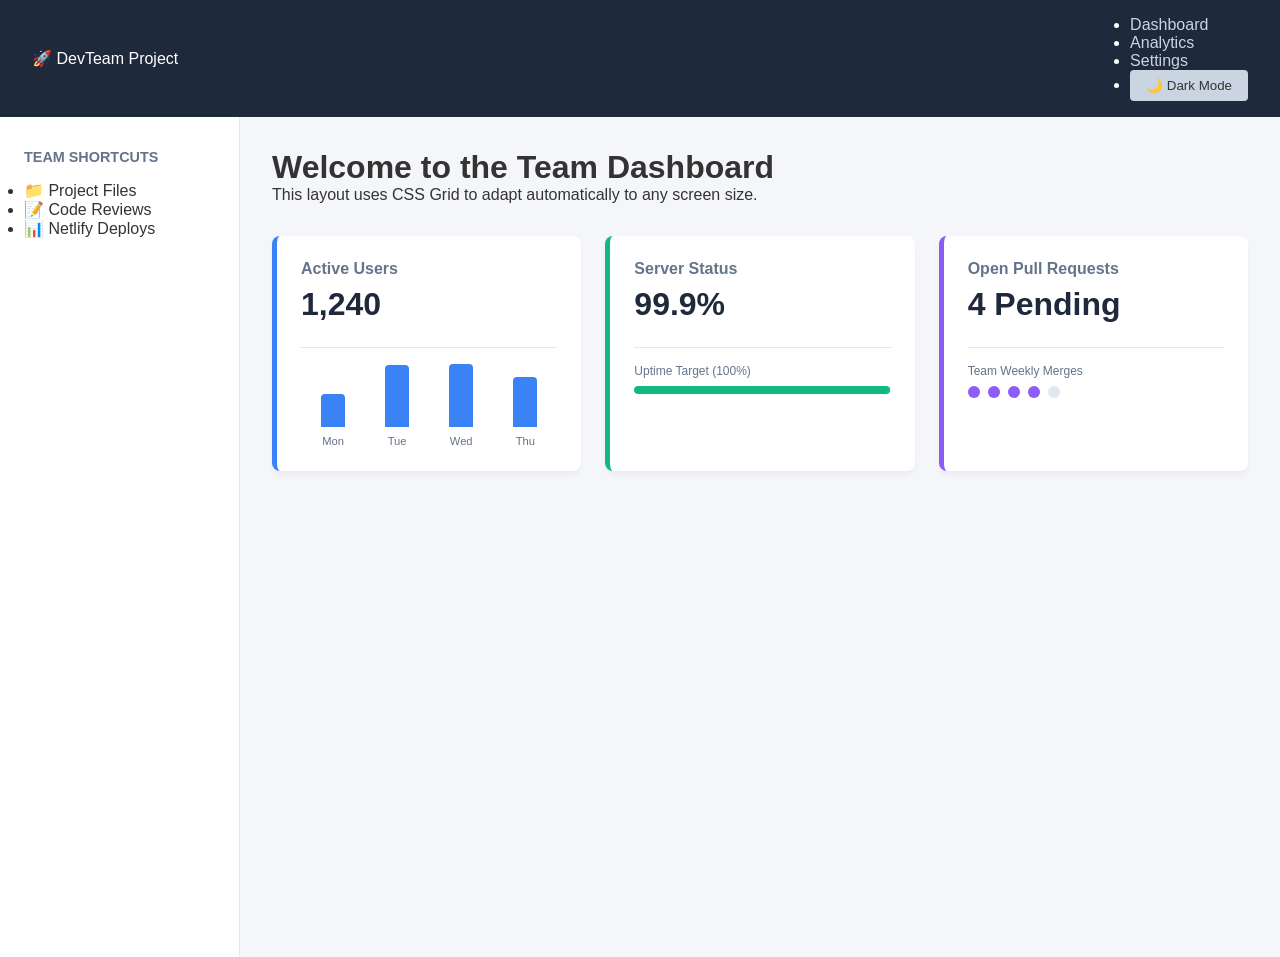
<file: index.html>
<!DOCTYPE html>
<html lang="en">
<head>
    <meta charset="UTF-8">
    <meta name="viewport" content="width=device-width, initial-scale=1.0">
    <title>Team Dashboard Layout</title>
    <link rel="stylesheet" href="styles.css">
</head>
<body>

    <!-- 1. Top Navigation Bar -->
    <nav class="navbar">
        <div class="logo">🚀 DevTeam Project</div>
        <ul class="nav-links">
            <li><a href="#">Dashboard</a></li>
            <li><a href="#">Analytics</a></li>
            <li><a href="#">Settings</a></li>
                    <!-- ⚡ THE ADDITION: A simple button with a unique ID -->
        <li><button id="theme-toggle" class="toggle-btn">🌙 Dark Mode</button></li>
        </ul>
    </nav>

    <!-- 2. Main Page Container -->
    <div class="page-container">
        
        <!-- Sidebar Navigation -->
        <aside class="sidebar">
            <h3>Team Shortcuts</h3>
            <ul>
                <li>📁 Project Files</li>
                <li>📝 Code Reviews</li>
                <li>📊 Netlify Deploys</li>
            </ul>
        </aside>

        <!-- Main Content Area -->
        <main class="content-area">
            <h1>Welcome to the Team Dashboard</h1>
            <p>This layout uses CSS Grid to adapt automatically to any screen size.</p>

            <!-- Responsive Dashboard Metrics Grid -->
            <div class="dashboard-grid">
           <!-- <div class="card card-blue">
                    <h3>Active Users</h3>
                    <p class="metric">1,240</p>
                </div>
                <div class="card card-green">
                    <h3>Server Status</h3>
                    <p class="metric">99.9%</p>
                </div>
                <div class="card card-purple">
                    <h3>Open Pull Requests</h3>
                    <p class="metric">4 Pending</p>
                </div>-->

                    <!-- Card 1: Active Users with an Interactive Bar Chart -->
    <div class="card card-blue">
        <h3>Active Users</h3>
        <p class="metric">1,240</p>
        
        <!-- Pure HTML/CSS Bar Chart Container -->
        <div class="chart-container-bar">
            <!-- Individual bars. Data height is controlled by custom CSS variables -->
            <div class="bar-wrapper">
                <div class="bar" style="--bar-value: 40%;" data-value="400"></div>
                <span class="bar-label">Mon</span>
            </div>
            <div class="bar-wrapper">
                <div class="bar" style="--bar-value: 75%;" data-value="750"></div>
                <span class="bar-label">Tue</span>
            </div>
            <div class="bar-wrapper">
                <div class="bar" style="--bar-value: 95%;" data-value="1.2k"></div>
                <span class="bar-label">Wed</span>
            </div>
            <div class="bar-wrapper">
                <div class="bar" style="--bar-value: 60%;" data-value="600"></div>
                <span class="bar-label">Thu</span>
            </div>
        </div>
    </div>

    <!-- Card 2: Server Status with an Interactive Progress Ring Bar -->
    <div class="card card-green">
        <h3>Server Status</h3>
        <p class="metric">99.9%</p>
        
        <!-- Pure HTML/CSS Progress Tracker -->
        <div class="progress-wrapper">
            <span class="progress-text">Uptime Target (100%)</span>
            <div class="progress-bar-bg">
                <div class="progress-bar-fill" style="width: 99.9%;"></div>
            </div>
        </div>
    </div>

    <!-- Card 3: Open Pull Requests with Activity Dots -->
    <div class="card card-purple">
        <h3>Open Pull Requests</h3>
        <p class="metric">4 Pending</p>
        
        <div class="pr-activity-wrapper">
            <span class="progress-text">Team Weekly Merges</span>
            <div class="dot-container">
                <div class="activity-dot active" title="Merged Mon"></div>
                <div class="activity-dot active" title="Merged Tue"></div>
                <div class="activity-dot active" title="Merged Wed"></div>
                <div class="activity-dot active" title="Merged Thu"></div>
                <div class="activity-dot standard" title="Pending PR"></div>
            </div>
        </div>
    </div>

            </div>
        </main>
    </div>
    

    <!-- Link our external JavaScript instructions here -->
    <script src="script.js"></script>
</body>
</html>
</file>
<file: styles.css>
/* 🏷️ The Global Theme Control Panel */
:root {
    /* Brand Colors */
    --primary-dark: #1e293b;   /* Navbar and dark accents */
    /*--primary-dark: #80020;*/
    --bg-light: #f4f6f9;       /* Main site background */
    --card-bg: #ffffff;        /* Individual card backgrounds */
    --border-color: #e2e8f0;   /* Borders and dividers */
    
    /* Text Colors */
    --text-main: #333333;
    --text-muted: #64748b;
    --text-light: #cbd5e1;
    
    /* Metric Accents */
    --accent-blue: #3b82f6;
    --accent-green: #10b981;
    --accent-purple: #8b5cf6;
}


/* 🌙 THE ADDITION: Dark Theme Palette Overrides */
body.dark-theme {
    --primary-dark: #0f172a;   /* Even deeper slate dark */
    --bg-light: #1e293b;       /* Dark background */
    --card-bg: #334155;        /* Darker cards */
    --border-color: #475569;   /* Subtle dark dividers */
    --text-main: #f8fafc;      /* Bright white main text */
    --text-muted: #94a3b8;     /* High-contrast muted text */
    --text-light: #475569;     /* Slate accent lines */
}

/* Quick optional styling to make our button look smooth */
.toggle-btn {
    background-color: var(--text-light);
    color: var(--text-main);
    border: none;
    padding: 0.5rem 1rem;
    border-radius: 4px;
    cursor: pointer;
    font-weight: 500;
    transition: background-color 0.2s;
}
.toggle-btn:hover {
    background-color: var(--text-muted);
    color: white;
}

/* Global Reset Styles */
* {
    margin: 0;
    padding: 0;
    box-sizing: border-box;
    font-family: 'Segoe UI', Tahoma, Geneva, Verdana, sans-serif;
}

body {
    background-color: var(--bg-light); /* 🔄 Applied variable */
    color: var(--text-main);           /* 🔄 Applied variable */
}

/* 1. Navbar */
.navbar {
    background-color: var(--primary-dark); /* 🔄 Applied variable */
    color: white;
    display: flex;
    justify-content: space-between;
    align-items: center;
    padding: 1rem 2rem;
    position: sticky;
    top: 0;
    z-index: 100;
}

.nav-links a {
    color: var(--text-light); /* 🔄 Applied variable */
    text-decoration: none;
    font-weight: 500;
}

.nav-links a:hover {
    color: white;
}

/* 2. Main Page Structure */
.page-container {
    display: flex;
    min-height: calc(100vh - 60px);
}

/* Sidebar Styling */
.sidebar {
    width: 240px;
    background-color: var(--card-bg);        /* 🔄 Applied variable */
    border-right: 1px solid var(--border-color); /* 🔄 Applied variable */
    padding: 2rem 1.5rem;
}

.sidebar h3 {
    font-size: 0.9rem;
    text-transform: uppercase;
    color: var(--text-muted); /* 🔄 Applied variable */
    margin-bottom: 1rem;
}

/* Content Area */
.content-area {
    flex: 1;
    padding: 2rem;
}

/* 3. Dashboard Data Grid */
.dashboard-grid {
    display: grid;
    grid-template-columns: repeat(auto-fit, minmax(280px, 1fr));
    gap: 1.5rem;
    margin-top: 2rem;
}

/* Card Components */
.card {
    background-color: var(--card-bg); /* 🔄 Applied variable */
    padding: 1.5rem;
    border-radius: 8px;
    border-left: 5px solid var(--text-light); /* 🔄 Applied variable */
    box-shadow: 0 4px 6px -1px rgba(0, 0, 0, 0.05);
    transition: transform 0.3s ease, box-shadow 0.3s ease;
    cursor: pointer;
}

.card:hover {
    transform: translateY(-6px);
    box-shadow: 0 10px 15px -3px rgba(0, 0, 0, 0.1), 0 4px 6px -2px rgba(0, 0, 0, 0.05);
}

.card h3 {
    color: var(--text-muted); /* 🔄 Applied variable */
    font-size: 1rem;
    margin-bottom: 0.5rem;
}

.card .metric {
    font-size: 2rem;
    font-weight: bold;
    color: var(--primary-dark); /* 🔄 Applied variable */
}

/* Contextual Card Borders */
.card-blue { border-left-color: var(--accent-blue); }     /* 🔄 Applied variable */
.card-green { border-left-color: var(--accent-green); }   /* 🔄 Applied variable */
.card-purple { border-left-color: var(--accent-purple); } /* 🔄 Applied variable */

/* 4. Responsive Viewports */
@media (max-width: 768px) {
    .page-container {
        flex-direction: column;
    }
    
    .sidebar {
        width: 100%;
        border-right: none;
        border-bottom: 1px solid var(--border-color); /* 🔄 Applied variable */
        padding: 1rem 2rem;
    }
    
    .navbar {
        flex-direction: column;
        gap: 1rem;
        text-align: center;
    }
}
/* ==========================================
   📊 PURE HTML/CSS INTERACTIVE CHARTS
   ========================================== */

/* --- Card 1: Vertical Bar Chart Layout --- */
.chart-container-bar {
    display: flex;
    justify-content: space-between;
    align-items: flex-end;
    height: 100px;
    margin-top: 1.5rem;
    padding-top: 1rem;
    border-top: 1px solid var(--border-color);
}

.bar-wrapper {
    display: flex;
    flex-direction: column;
    align-items: center;
    flex: 1;
    height: 100%;
    justify-content: flex-end;
    position: relative;
}

.bar {
    width: 24px;
    height: 0; /* Starts at 0 height for an implicit load animation effect */
    background-color: var(--accent-blue);
    border-radius: 4px 4px 0 0;
    height: var(--bar-value); /* Seamlessly pulls variable data from HTML */
    transition: background-color 0.2s, transform 0.2s ease-in-out;
    position: relative;
}

/* ⚡ INTERACTIVITY: Brightens color and pops upward when hovered */
.bar:hover {
    background-color: #2563eb; /* Darker vibrant blue */
    transform: scaleX(1.10);
    cursor: pointer;
}

/* ⚡ INTERACTIVITY: Interactive Data Tooltip box on Hover */
.bar::after {
    content: attr(data-value); /* Dynamically grabs the text inside HTML data-value attribute */
    position: absolute;
    top: -30px;
    left: 50%;
    transform: translateX(-50%) scale(0); /* Hidden by default */
    background-color: var(--primary-dark);
    color: white;
    font-size: 0.75rem;
    padding: 2px 6px;
    border-radius: 4px;
    transition: transform 0.15s ease-in-out;
    white-space: nowrap;
    pointer-events: none;
}

.bar:hover::after {
    transform: translateX(-50%) scale(1); /* Smoothly pops up on hover */
}

.bar-label {
    font-size: 0.7rem;
    color: var(--text-muted);
    margin-top: 0.5rem;
}


/* --- Card 2: Progress Track Line Layout --- */
.progress-wrapper, .pr-activity-wrapper {
    margin-top: 1.5rem;
    border-top: 1px solid var(--border-color);
    padding-top: 1rem;
}

.progress-text {
    font-size: 0.75rem;
    color: var(--text-muted);
    display: block;
    margin-bottom: 0.5rem;
}

.progress-bar-bg {
    width: 100%;
    height: 8px;
    background-color: var(--border-color);
    border-radius: 4px;
    overflow: hidden;
}

.progress-bar-fill {
    height: 100%;
    background-color: var(--accent-green);
    border-radius: 4px;
    transition: width 1s ease-in-out; /* Smooth fill slide effect */
}

/* ⚡ INTERACTIVITY: Glow pulsing effect on card hover */
.card-green:hover .progress-bar-fill {
    filter: drop-shadow(0 0 4px var(--accent-green));
}


/* --- Card 3: Activity Status Dots Layout --- */
.dot-container {
    display: flex;
    gap: 8px;
    margin-top: 0.5rem;
}

.activity-dot {
    width: 12px;
    height: 12px;
    border-radius: 50%;
    position: relative;
    transition: transform 0.2s;
    cursor: help;
}

.activity-dot.active {
    background-color: var(--accent-purple);
}

.activity-dot.standard {
    background-color: var(--border-color);
}

/* ⚡ INTERACTIVITY: Magnifies status dot slightly on user touch hover */
.activity-dot:hover {
    transform: scale(1.3);
}
</file>
